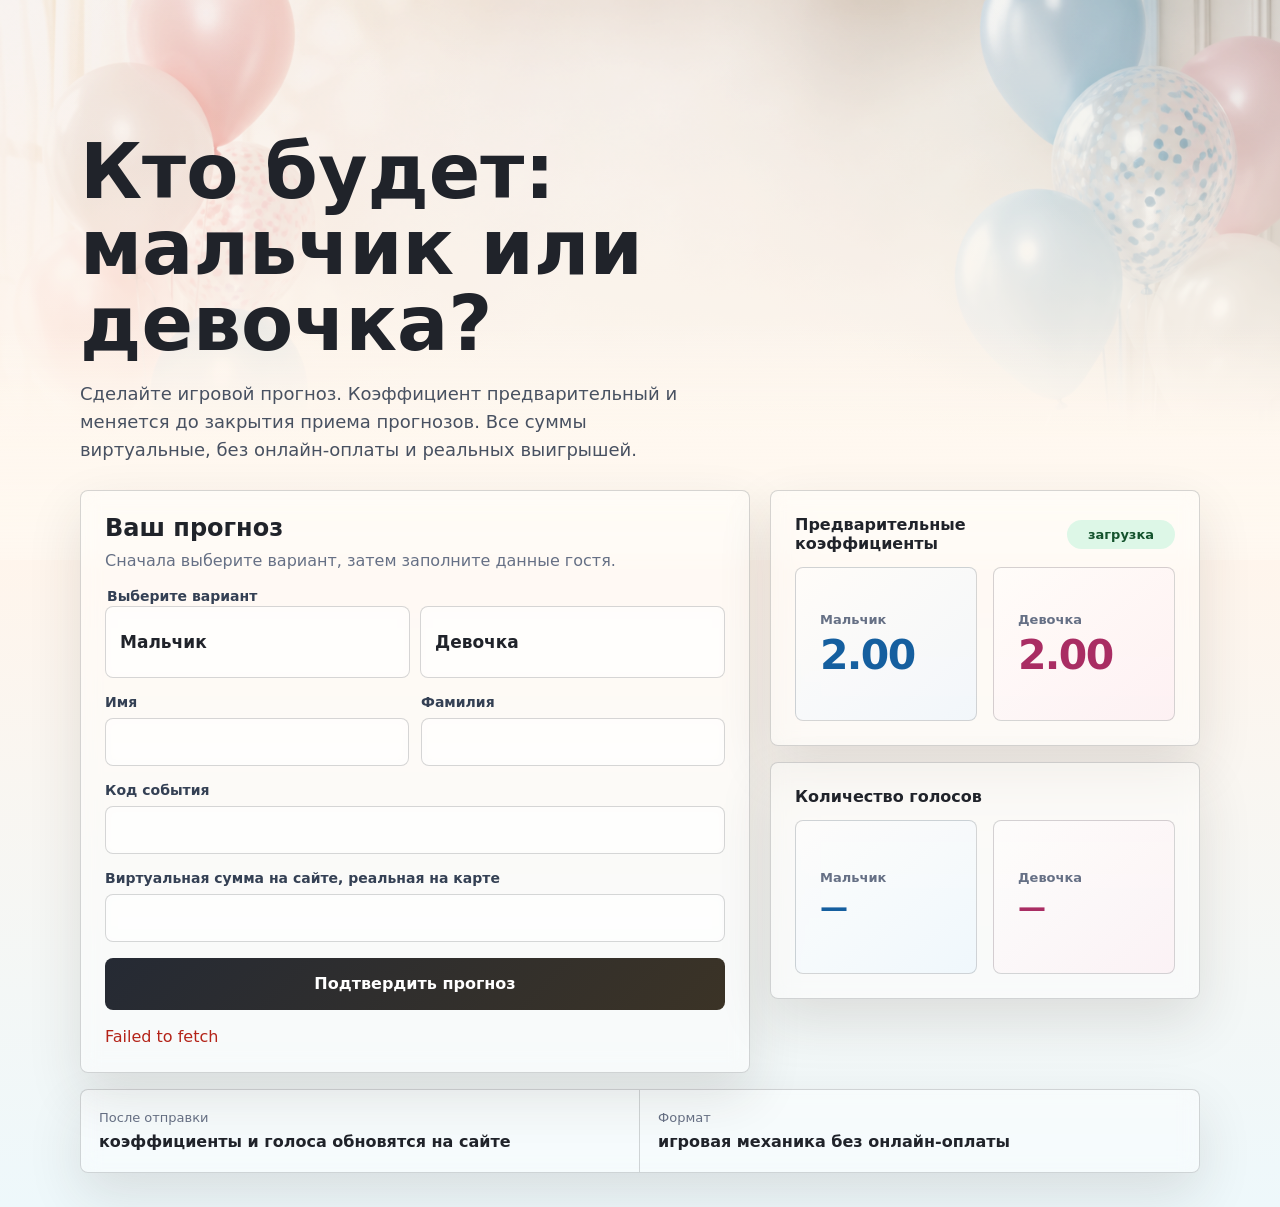
<file: index.html>
<!doctype html>
<html lang="ru">
  <head>
    <meta charset="utf-8">
    <meta name="viewport" content="width=device-width, initial-scale=1">
    <meta http-equiv="refresh" content="0; url=public/index.html">
    <title>Гендер-пати</title>
    <link rel="canonical" href="public/index.html">
  </head>
  <body>
    <p><a href="public/index.html">Открыть сайт</a></p>
  </body>
</html>
</file>
<file: public/styles.css>
:root {
  --bg: #fff8f0;
  --bg-2: #eef8fb;
  --ink: #20232a;
  --muted: #667085;
  --line: rgba(32, 35, 42, 0.18);
  --glass-alpha: 0.44;
  --panel: rgba(255, 255, 255, var(--glass-alpha));
  --panel-solid: rgba(255, 255, 255, var(--glass-alpha));
  --boy: #3386d6;
  --boy-dark: #155f9f;
  --boy-soft: #e3f2ff;
  --girl: #dc5d91;
  --girl-dark: #a92d63;
  --girl-soft: #fde6ef;
  --peach: #f2b391;
  --mint: #8bc7b6;
  --gold: #b88a3b;
  --shadow: 0 22px 54px rgba(48, 38, 31, 0.12);
  --state-accent: var(--gold);
  --state-focus: rgba(184, 138, 59, 0.18);
  --state-soft: #fff2df;
  --state-bg-start: #fff8f0;
  --state-bg-mid: #fff5ec;
  --state-bg-end: #eef8fb;
  --state-glow-a: rgba(242, 179, 145, 0.24);
  --state-glow-b: rgba(139, 199, 182, 0.2);
  --button-bg: #3b3326;
}

* {
  box-sizing: border-box;
}

html {
  min-width: 320px;
}

body {
  margin: 0;
  color: var(--ink);
  font-family: Inter, ui-sans-serif, system-ui, -apple-system, BlinkMacSystemFont, "Segoe UI", sans-serif;
  background:
    radial-gradient(circle at 12% 6%, var(--state-glow-a), transparent 29rem),
    radial-gradient(circle at 88% 3%, var(--state-glow-b), transparent 28rem),
    linear-gradient(180deg, var(--state-bg-start), var(--state-bg-mid) 46%, var(--state-bg-end));
  transition: background 520ms ease;
}

body.state-boy {
  --state-accent: var(--boy);
  --state-focus: rgba(51, 134, 214, 0.2);
  --state-soft: var(--boy-soft);
  --state-bg-start: #dff2ff;
  --state-bg-mid: #d7eeff;
  --state-bg-end: #eaf7ff;
  --state-glow-a: rgba(51, 134, 214, 0.3);
  --state-glow-b: rgba(124, 200, 246, 0.34);
  --button-bg: #185f9c;
}

body.state-girl {
  --state-accent: var(--girl);
  --state-focus: rgba(220, 93, 145, 0.2);
  --state-soft: var(--girl-soft);
  --state-bg-start: #ffe4ee;
  --state-bg-mid: #ffd9e8;
  --state-bg-end: #fff0f4;
  --state-glow-a: rgba(220, 93, 145, 0.3);
  --state-glow-b: rgba(242, 179, 145, 0.38);
  --button-bg: #a92d63;
}

button,
input {
  font: inherit;
}

button,
label {
  -webkit-tap-highlight-color: transparent;
}

.page-shell {
  position: relative;
  isolation: isolate;
  min-height: 100vh;
  padding-bottom: 34px;
}

.page-character {
  position: fixed;
  inset: 0;
  z-index: 0;
  pointer-events: none;
  overflow: hidden;
}

.state-image {
  position: absolute;
  inset: 0;
  opacity: 0;
  background-position: center top;
  background-size: cover;
  background-repeat: no-repeat;
  transform: translateX(0) scale(1.02);
  transition: opacity 560ms ease, transform 860ms cubic-bezier(0.18, 0.86, 0.28, 1);
}

.state-image::after {
  content: "";
  position: absolute;
  inset: 0;
  background: rgba(255, 255, 255, 0.2);
}

.state-image--boy {
  background-image: url("assets/boy-background.png");
  background-position: 66% top;
  transform: translateX(-8%) scale(1.03);
}

.state-image--girl {
  background-image: url("assets/girl-background.png");
  background-position: 68% top;
  transform: translateX(8%) scale(1.03);
}

.state-boy .state-image--boy,
.state-girl .state-image--girl {
  opacity: 1;
  transform: translateX(0) scale(1);
}

.state-boy .state-image::after {
  background: rgba(224, 244, 255, 0.18);
}

.state-girl .state-image::after {
  background: rgba(255, 226, 238, 0.18);
}

.hero,
.workspace,
.summary-strip {
  z-index: 3;
}

.hero {
  position: relative;
  min-height: 420px;
  display: grid;
  align-items: end;
  overflow: hidden;
  isolation: isolate;
}

.hero::after {
  content: "";
  position: absolute;
  inset: auto 0 0;
  height: 42%;
  background: linear-gradient(180deg, transparent, var(--state-bg-start));
  z-index: -1;
}

.state-boy .hero::after,
.state-girl .hero::after {
  background: transparent;
}

.hero__media {
  position: absolute;
  inset: 0;
  z-index: -2;
  background:
    linear-gradient(180deg, rgba(32, 35, 42, 0.04), var(--state-bg-start) 78%),
    url("assets/hero-gender-party.png") center top / cover no-repeat;
  filter: saturate(0.98);
  opacity: 0.72;
  transition: background 520ms ease, opacity 520ms ease;
}

.state-boy .hero__media,
.state-girl .hero__media {
  opacity: 0.08;
}

.hero__content,
.workspace,
.summary-strip {
  width: min(100% - 28px, 1120px);
  margin-inline: auto;
}

.hero__content {
  padding: 92px 0 72px;
}

h1 {
  max-width: 760px;
  margin: 0;
  font-size: 42px;
  line-height: 1;
  letter-spacing: 0;
}

.hero__text {
  max-width: 620px;
  margin: 18px 0 0;
  color: #485161;
  font-size: 16px;
  line-height: 1.55;
}

.workspace {
  position: relative;
  display: grid;
  gap: 16px;
  margin-top: -42px;
}

.event-panel {
  display: grid;
  gap: 16px;
  min-width: 0;
}

.odds-panel,
.votes-panel,
.prediction-form,
.summary-strip {
  border: 1px solid var(--line);
  border-radius: 8px;
  background: var(--panel);
  box-shadow: var(--shadow);
  backdrop-filter: blur(9px) saturate(1.16);
}

.odds-panel,
.votes-panel,
.prediction-form {
  padding: 18px;
}

.panel-heading {
  display: flex;
  justify-content: space-between;
  gap: 12px;
  align-items: center;
  margin-bottom: 14px;
  font-weight: 850;
}

.status-pill {
  flex: 0 0 auto;
  min-width: 108px;
  border-radius: 999px;
  padding: 7px 11px;
  color: #14532d;
  background: #ddf7e7;
  font-size: 13px;
  text-align: center;
}

.status-pill.is-closed {
  color: #7a271a;
  background: #ffe5df;
}

.odds-grid,
.votes-grid {
  display: grid;
  grid-template-columns: repeat(2, minmax(0, 1fr));
  gap: 10px;
}

.odds-card,
.vote-card {
  min-width: 0;
  min-height: 116px;
  display: grid;
  align-content: center;
  gap: 8px;
  border: 1px solid var(--line);
  border-radius: 8px;
  padding: 16px;
  background: var(--panel-solid);
  overflow: hidden;
  transition: border-color 240ms ease, transform 240ms ease, box-shadow 240ms ease;
}

.odds-card--boy,
.vote-card--boy {
  background: linear-gradient(140deg, rgba(255, 255, 255, var(--glass-alpha)), rgba(227, 242, 255, var(--glass-alpha)));
}

.odds-card--girl,
.vote-card--girl {
  background: linear-gradient(140deg, rgba(255, 255, 255, var(--glass-alpha)), rgba(253, 230, 239, var(--glass-alpha)));
}

.odds-card__label,
.vote-card span {
  color: var(--muted);
  font-size: 13px;
  font-weight: 800;
}

.odds-card strong {
  max-width: 100%;
  font-size: clamp(38px, 10vw, 52px);
  line-height: 1;
  letter-spacing: -0.04em;
  font-variant-numeric: tabular-nums;
  white-space: nowrap;
}

.vote-card strong {
  max-width: 100%;
  font-size: clamp(22px, 6vw, 30px);
  line-height: 1.1;
  letter-spacing: -0.02em;
  white-space: nowrap;
}

.odds-card--boy strong,
.vote-card--boy strong {
  color: var(--boy-dark);
}

.odds-card--girl strong,
.vote-card--girl strong {
  color: var(--girl-dark);
}

.odds-panel.is-updated .odds-card {
  animation: oddsPulse 760ms ease;
}

.prediction-form {
  display: grid;
  gap: 16px;
}

.form-heading h2 {
  margin: 0 0 6px;
  font-size: 24px;
  line-height: 1.15;
}

.form-heading p {
  margin: 0;
  color: var(--muted);
  line-height: 1.45;
}

.field-grid {
  display: grid;
  gap: 12px;
}

label {
  display: grid;
  gap: 8px;
  color: #344054;
  font-size: 14px;
  font-weight: 800;
}

input[type="text"],
input[type="number"] {
  width: 100%;
  min-height: 48px;
  border: 1px solid var(--line);
  border-radius: 8px;
  padding: 0 13px;
  color: var(--ink);
  background: rgba(255, 255, 255, var(--glass-alpha));
  outline: none;
  backdrop-filter: blur(6px);
}

input:focus {
  border-color: var(--state-accent);
  box-shadow: 0 0 0 3px var(--state-focus);
}

.gender-picker {
  display: grid;
  grid-template-columns: repeat(2, minmax(0, 1fr));
  gap: 10px;
  margin: 0;
  padding: 0;
  border: 0;
}

.gender-picker legend {
  grid-column: 1 / -1;
  margin: 0 0 2px;
  color: #344054;
  font-size: 14px;
  font-weight: 850;
}

.gender-option {
  position: relative;
  min-width: 0;
  cursor: pointer;
}

.gender-option input {
  position: absolute;
  opacity: 0;
}

.gender-option__content {
  min-height: 72px;
  display: grid;
  align-content: center;
  gap: 4px;
  border: 1px solid var(--line);
  border-radius: 8px;
  padding: 14px;
  background: rgba(255, 255, 255, var(--glass-alpha));
  backdrop-filter: blur(6px);
  transition: background 220ms ease, border-color 220ms ease, box-shadow 220ms ease, transform 220ms ease;
}

.gender-option__title {
  color: var(--ink);
  font-size: 17px;
  font-weight: 900;
}

.gender-option__hint {
  color: var(--muted);
  font-size: 12px;
  font-weight: 750;
}

.gender-option--boy input:checked + .gender-option__content {
  border-color: var(--boy);
  background: rgba(227, 242, 255, var(--glass-alpha));
  box-shadow: 0 12px 26px rgba(51, 134, 214, 0.18);
  transform: translateY(-1px);
}

.gender-option--girl input:checked + .gender-option__content {
  border-color: var(--girl);
  background: rgba(253, 230, 239, var(--glass-alpha));
  box-shadow: 0 12px 26px rgba(220, 93, 145, 0.18);
  transform: translateY(-1px);
}

button {
  min-height: 52px;
  border: 0;
  border-radius: 8px;
  color: #fff;
  background: linear-gradient(135deg, #252a34, var(--button-bg));
  font-weight: 900;
  cursor: pointer;
  transition: transform 180ms ease, opacity 180ms ease, filter 180ms ease;
}

button:hover {
  filter: brightness(1.06);
}

button:active {
  transform: translateY(1px);
}

button:disabled {
  cursor: wait;
  opacity: 0.66;
}

.form-message {
  min-height: 22px;
  margin: 0;
  color: var(--muted);
  line-height: 1.4;
}

.form-message.is-error {
  color: #b42318;
}

.form-message.is-success {
  color: #067647;
}

.summary-strip {
  margin-top: 16px;
  display: grid;
  overflow: hidden;
  background: var(--panel);
}

.summary-strip div {
  min-height: 82px;
  display: grid;
  align-content: center;
  gap: 6px;
  padding: 18px;
  border-bottom: 1px solid var(--line);
  background: transparent;
}

.summary-strip div:last-child {
  border-bottom: 0;
}

.summary-strip span {
  color: var(--muted);
  font-size: 13px;
}

.summary-strip strong {
  font-size: 16px;
  line-height: 1.35;
}

@keyframes oddsPulse {
  0% {
    box-shadow: 0 0 0 rgba(184, 138, 59, 0);
    transform: translateY(0);
  }

  38% {
    box-shadow: 0 16px 32px rgba(184, 138, 59, 0.18);
    transform: translateY(-2px);
  }

  100% {
    box-shadow: 0 0 0 rgba(184, 138, 59, 0);
    transform: translateY(0);
  }
}

@media (prefers-reduced-motion: reduce) {
  *,
  *::before,
  *::after {
    scroll-behavior: auto !important;
    animation-duration: 1ms !important;
    animation-iteration-count: 1 !important;
    transition-duration: 1ms !important;
  }
}

@media (max-width: 374px) {
  h1 {
    font-size: 36px;
  }

  .odds-grid,
  .votes-grid,
  .gender-picker {
    grid-template-columns: 1fr;
  }
}

@media (min-width: 560px) {
  .hero__content,
  .workspace,
  .summary-strip {
    width: min(100% - 40px, 1120px);
  }

  h1 {
    font-size: 56px;
  }

  .hero__text {
    font-size: 18px;
  }

  .field-grid {
    grid-template-columns: repeat(2, minmax(0, 1fr));
  }

  .summary-strip {
    grid-template-columns: repeat(2, minmax(0, 1fr));
  }

  .summary-strip div {
    border-right: 1px solid var(--line);
    border-bottom: 0;
  }

  .summary-strip div:last-child {
    border-right: 0;
  }
}

@media (min-width: 860px) {
  .hero {
    min-height: 560px;
  }

  .hero__content {
    padding-bottom: 96px;
  }

  h1 {
    font-size: 76px;
  }

  .workspace {
    grid-template-columns: minmax(0, 1fr) minmax(340px, 430px);
    gap: 20px;
    align-items: start;
    margin-top: -70px;
  }

  .odds-panel,
  .votes-panel,
  .prediction-form {
    padding: 24px;
  }

  .odds-grid,
  .votes-grid {
    gap: 16px;
  }

  .odds-card,
  .vote-card {
    min-height: 154px;
    padding: 24px;
  }

  .odds-card strong {
    font-size: clamp(38px, 3.2vw, 52px);
  }

  .vote-card strong {
    font-size: clamp(20px, 2.2vw, 28px);
  }
}
</file>
